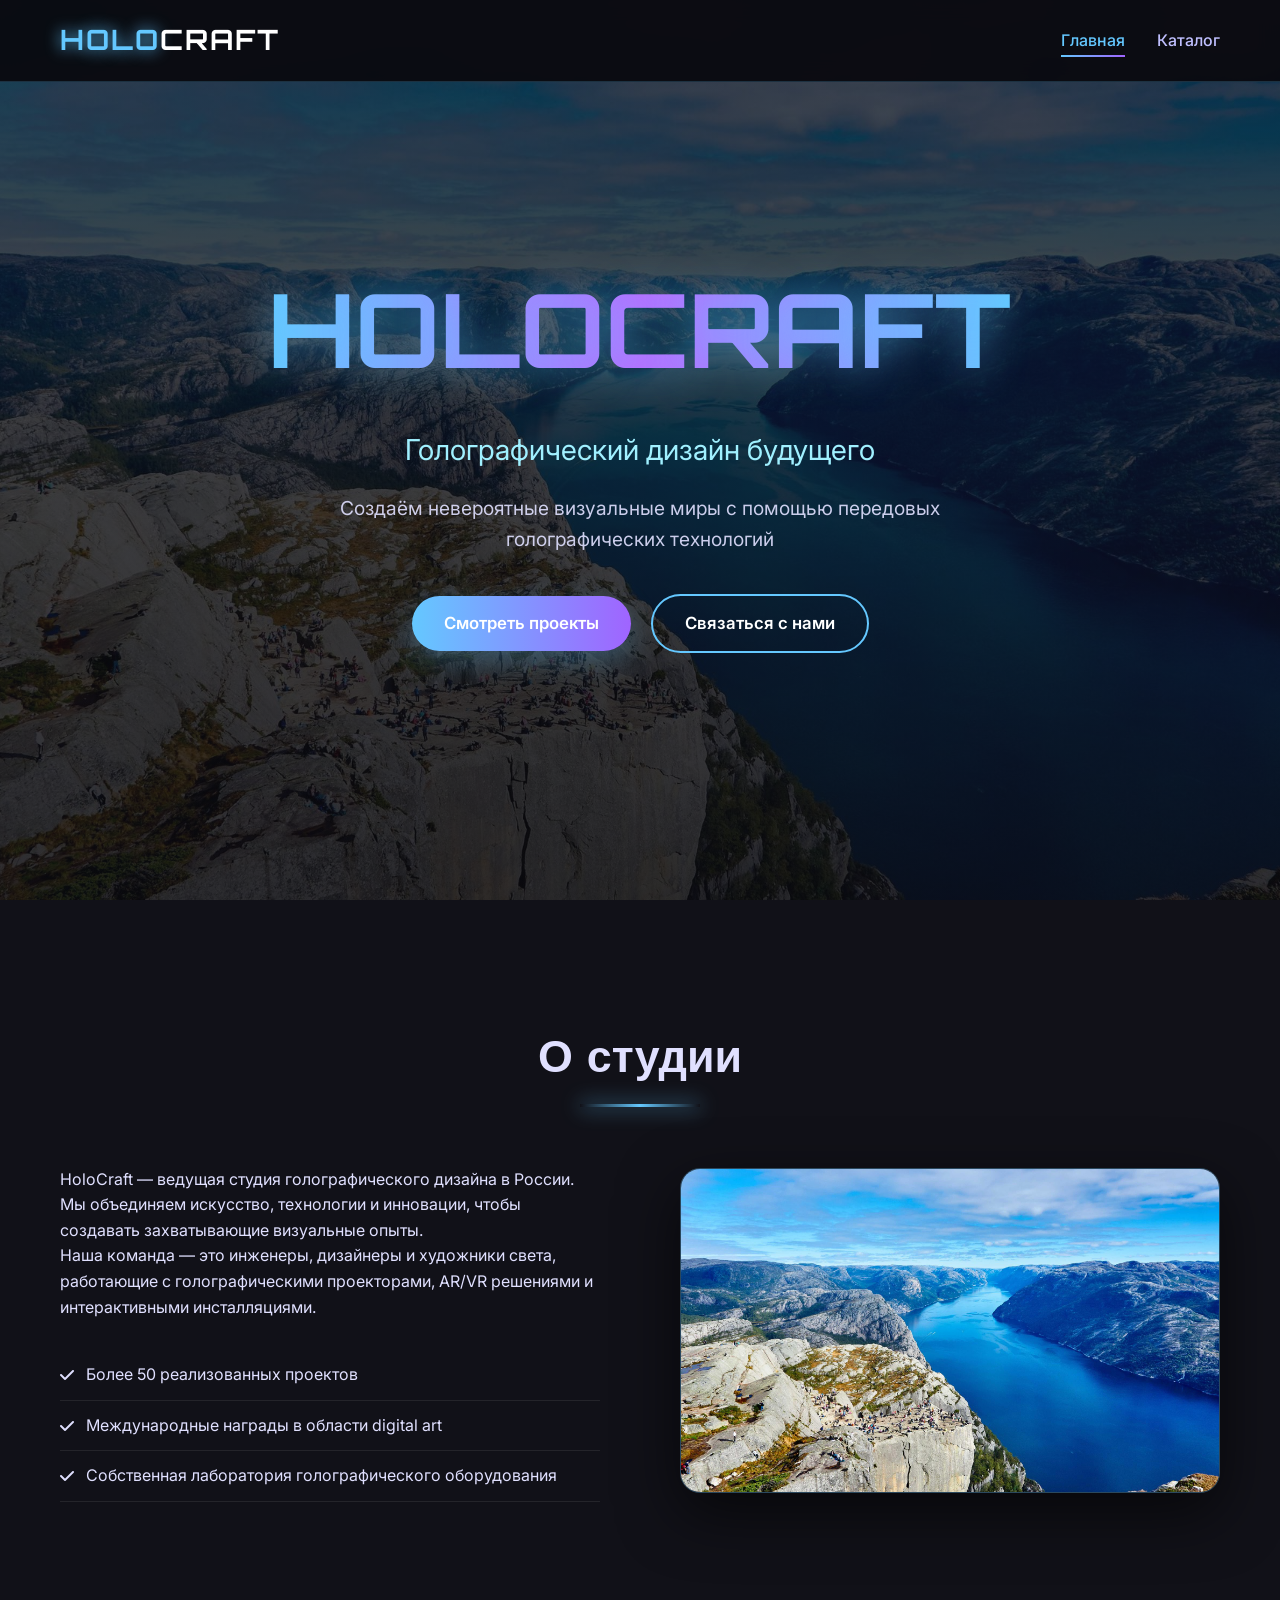
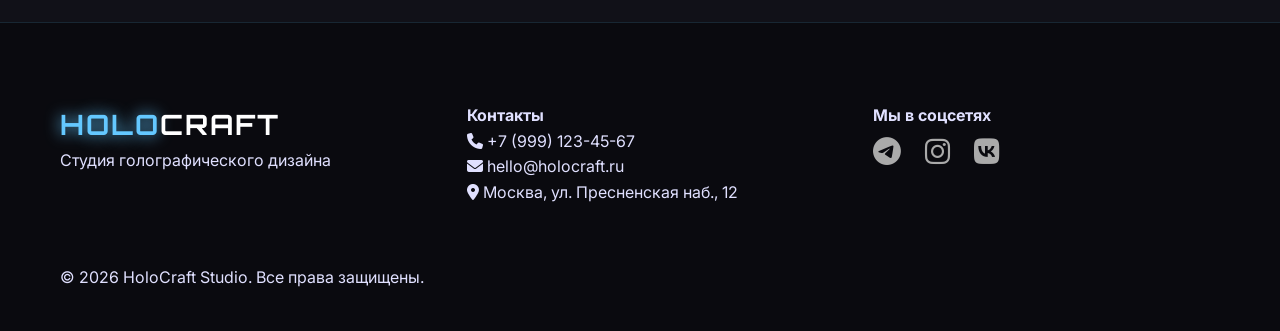
<file: index.html>
<!DOCTYPE html>
<html lang="ru">
<head>
    <meta charset="UTF-8">
    <meta name="viewport" content="width=device-width, initial-scale=1.0">
    <title>HoloCraft — Студия Голографического Дизайна</title>
    <link rel="stylesheet" href="css/style.css">
    <link href="https://fonts.googleapis.com/css2?family=Orbitron:wght@400;500;700&family=Inter:wght@400;500;600&display=swap" rel="stylesheet">
    <link rel="stylesheet" href="https://cdnjs.cloudflare.com/ajax/libs/font-awesome/6.5.0/css/all.min.css">
</head>
<body>
    <!-- HEADER -->
    <header class="header">
        <div class="container">
            <div class="header-content">
                <a href="index.html" class="logo">
                    <span class="logo-glow">HOLO</span>CRAFT
                </a>
                
                <nav class="nav">
                    <a href="./index.html" class="nav-link active">Главная</a>
                    <a href="./catalog.html" class="nav-link">Каталог</a>
                </nav>

                <div class="burger">
                    <i class="fas fa-bars"></i>
                </div>
            </div>
        </div>

        <!-- MOBILE MENU -->
        <div class="mobile-menu">
            <a href="index.html" class="nav-link active">Главная</a>
            <a href="catalog.html" class="nav-link">Каталог</a>
        </div>
    </header>

    <!-- HERO -->
    <section class="hero">
        <div class="hero-bg"></div>
        <div class="container hero-content">
            <h1 class="hero-title">HOLO<span class="accent">CRAFT</span></h1>
            <p class="hero-slogan">Голографический дизайн будущего</p>
            <p class="hero-desc">Создаём невероятные визуальные миры с помощью передовых голографических технологий</p>
            <div class="hero-buttons">
                <a href="catalog.html" class="btn btn-primary">Смотреть проекты</a>
                <a href="#" class="btn btn-secondary">Связаться с нами</a>
            </div>
        </div>
    </section>

    <!-- ABOUT -->
    <section class="about">
        <div class="container">
            <div class="section-header">
                <h2>О студии</h2>
                <div class="glow-line"></div>
            </div>
            
            <div class="about-grid">
                <div class="about-text">
                    <p>HoloCraft — ведущая студия голографического дизайна в России. Мы объединяем искусство, технологии и инновации, чтобы создавать захватывающие визуальные опыты.</p>
                    <p>Наша команда — это инженеры, дизайнеры и художники света, работающие с голографическими проекторами, AR/VR решениями и интерактивными инсталляциями.</p>
                    <ul class="about-list">
                        <li><i class="fas fa-check"></i> Более 50 реализованных проектов</li>
                        <li><i class="fas fa-check"></i> Международные награды в области digital art</li>
                        <li><i class="fas fa-check"></i> Собственная лаборатория голографического оборудования</li>
                    </ul>
                </div>
                <div class="about-image">
                    <img src="./images/bg.jpg" alt="Holographic studio">
                </div>
            </div>
        </div>
    </section>

    <!-- FOOTER -->
    <footer class="footer">
        <div class="container">
            <div class="footer-grid">
                <div>
                    <div class="logo footer-logo">
                        <span class="logo-glow">HOLO</span>CRAFT
                    </div>
                    <p>Студия голографического дизайна</p>
                </div>
                <div>
                    <h4>Контакты</h4>
                    <p><i class="fas fa-phone"></i> +7 (999) 123-45-67</p>
                    <p><i class="fas fa-envelope"></i> hello@holocraft.ru</p>
                    <p><i class="fas fa-map-marker-alt"></i> Москва, ул. Пресненская наб., 12</p>
                </div>
                <div>
                    <h4>Мы в соцсетях</h4>
                    <div class="social-links">
                        <a href="#" aria-label="Telegram"><i class="fab fa-telegram-plane"></i></a>
                        <a href="#" aria-label="Instagram"><i class="fab fa-instagram"></i></a>
                        <a href="#" aria-label="VK"><i class="fab fa-vk"></i></a>
                    </div>
                </div>
            </div>
            <div class="copyright">
                © 2026 HoloCraft Studio. Все права защищены.
            </div>
        </div>
    </footer>

    <script src="js/main.js"></script>
</body>
</html>
</file>
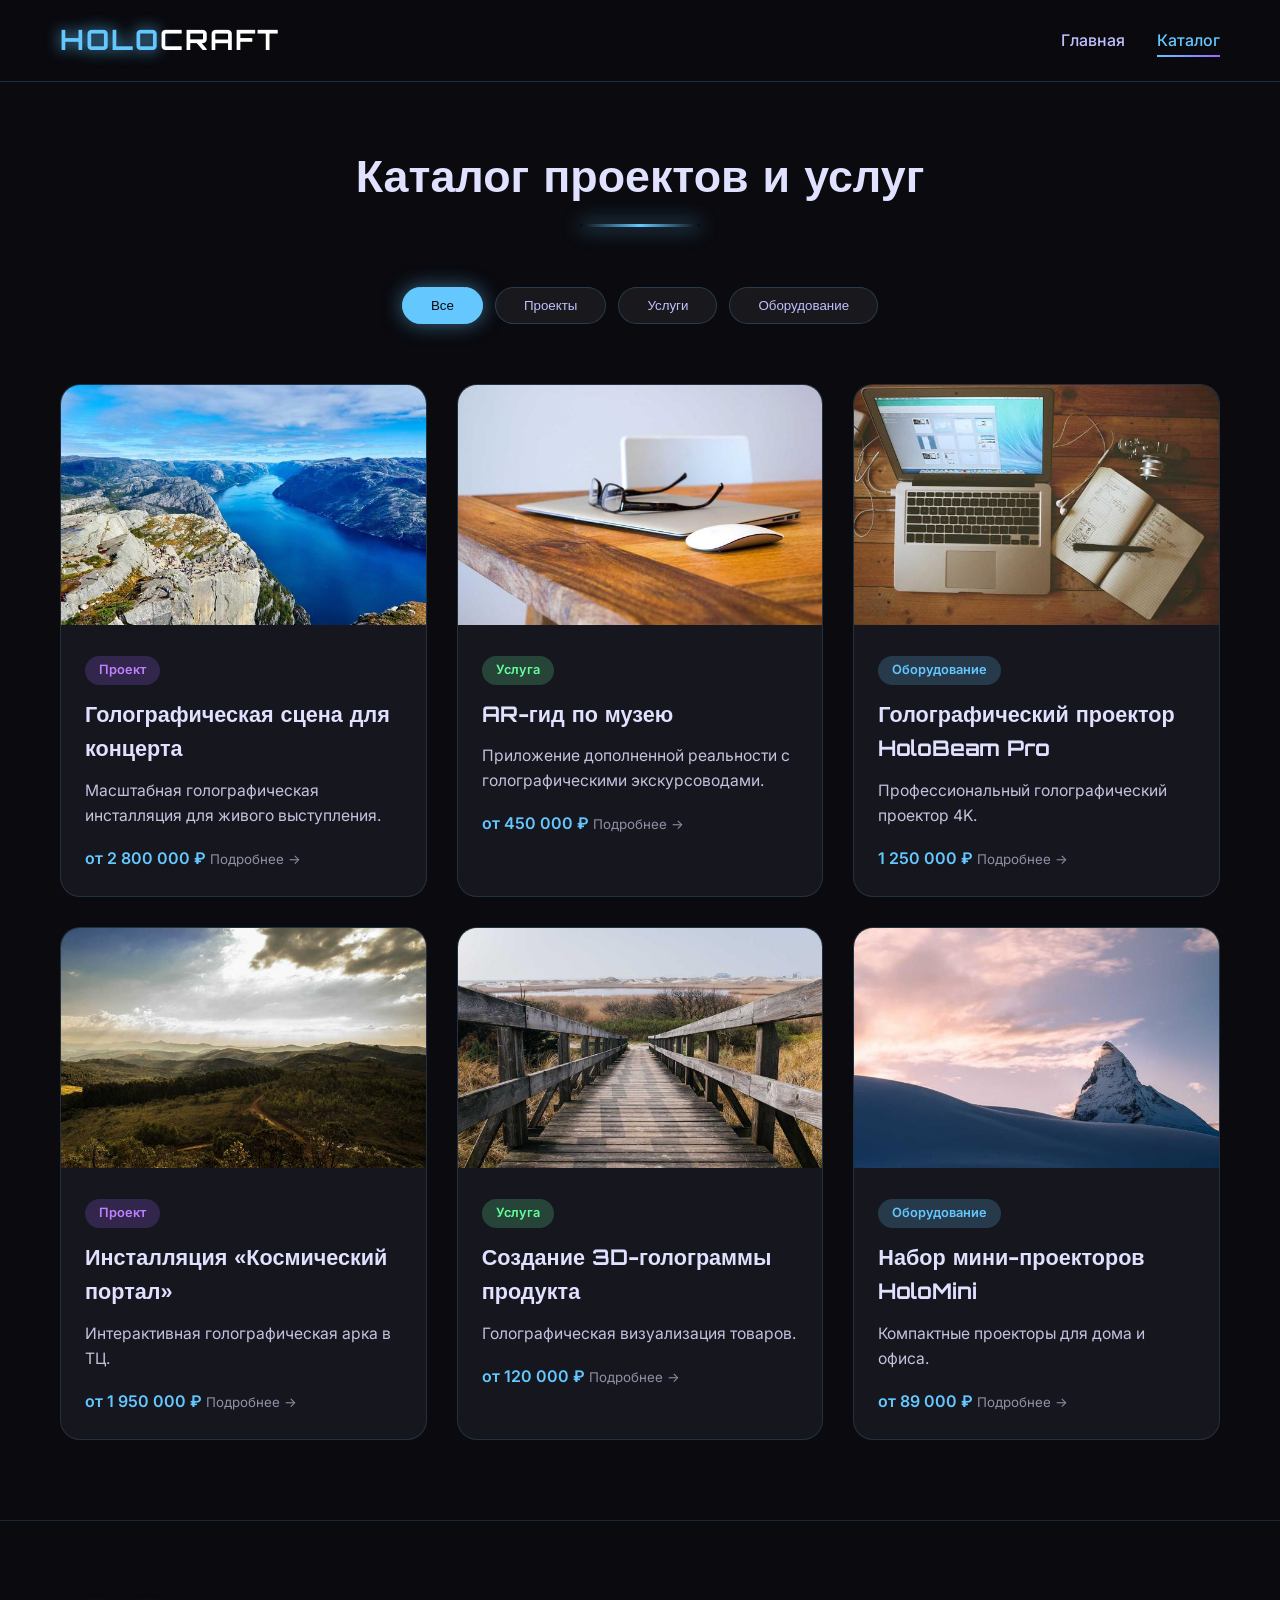
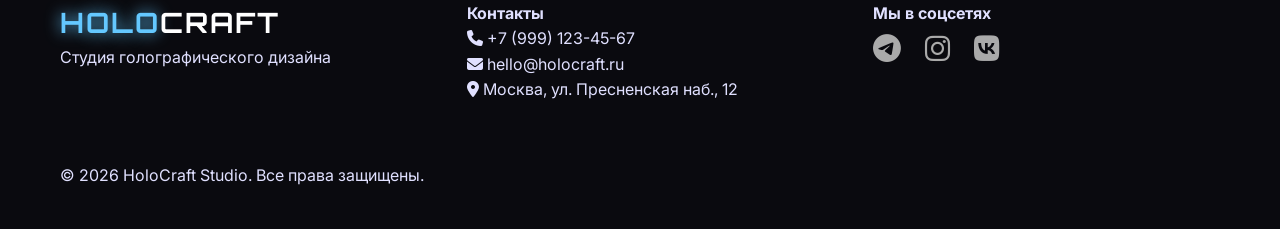
<file: catalog.html>
<!DOCTYPE html>
<html lang="ru">
<head>
    <meta charset="UTF-8">
    <meta name="viewport" content="width=device-width, initial-scale=1.0">
    <title>Каталог — HoloCraft</title>
    <link rel="stylesheet" href="css/style.css">
    <link href="https://fonts.googleapis.com/css2?family=Orbitron:wght@400;500;700&family=Inter:wght@400;500;600&display=swap" rel="stylesheet">
    <link rel="stylesheet" href="https://cdnjs.cloudflare.com/ajax/libs/font-awesome/6.5.0/css/all.min.css">
</head>
<body>
    <!-- HEADER -->
    <header class="header">
        <div class="container">
            <div class="header-content">
                <a href="index.html" class="logo">
                    <span class="logo-glow">HOLO</span>CRAFT
                </a>
                
                <nav class="nav">
                    <a href="./index.html" class="nav-link">Главная</a>
                    <a href="./catalog.html" class="nav-link active">Каталог</a>
                </nav>

                <div class="burger">
                    <i class="fas fa-bars"></i>
                </div>
            </div>
        </div>

        <div class="mobile-menu">
            <a href="index.html" class="nav-link">Главная</a>
            <a href="catalog.html" class="nav-link active">Каталог</a>
        </div>
    </header>

    <main class="catalog-page">
        <div class="container">
            <div class="section-header">
                <h1>Каталог проектов и услуг</h1>
                <div class="glow-line"></div>
            </div>

            <!-- FILTERS -->
            <div class="filters">
                <button class="filter-btn active" data-category="all">Все</button>
                <button class="filter-btn" data-category="project">Проекты</button>
                <button class="filter-btn" data-category="service">Услуги</button>
                <button class="filter-btn" data-category="equipment">Оборудование</button>
            </div>

            <!-- CARDS GRID -->
            <div class="cards-grid" id="cards-grid">
                <!-- Cards render -->
            </div>
        </div>
    </main>

    <!-- MODAL -->
    <div class="modal" id="modal">
        <div class="modal-content">
            <button class="modal-close" id="modal-close">&times;</button>
            <div class="modal-image" id="modal-image"></div>
            <div class="modal-info">
                <span class="modal-category" id="modal-category"></span>
                <h2 id="modal-title"></h2>
                <p id="modal-desc"></p>
                <div class="modal-price" id="modal-price"></div>
                <button class="btn btn-primary" style="width: 100%; margin-top: 20px;">Заказать похожий проект</button>
            </div>
        </div>
    </div>

    <!-- FOOTER -->
    <footer class="footer">
        <div class="container">
            <div class="footer-grid">
                <div>
                    <div class="logo footer-logo">
                        <span class="logo-glow">HOLO</span>CRAFT
                    </div>
                    <p>Студия голографического дизайна</p>
                </div>
                <div>
                    <h4>Контакты</h4>
                    <p><i class="fas fa-phone"></i> +7 (999) 123-45-67</p>
                    <p><i class="fas fa-envelope"></i> hello@holocraft.ru</p>
                    <p><i class="fas fa-map-marker-alt"></i> Москва, ул. Пресненская наб., 12</p>
                </div>
                <div>
                    <h4>Мы в соцсетях</h4>
                    <div class="social-links">
                        <a href="#" aria-label="Telegram"><i class="fab fa-telegram-plane"></i></a>
                        <a href="#" aria-label="Instagram"><i class="fab fa-instagram"></i></a>
                        <a href="#" aria-label="VK"><i class="fab fa-vk"></i></a>
                    </div>
                </div>
            </div>
            <div class="copyright">
                © 2026 HoloCraft Studio. Все права защищены.
            </div>
        </div>
    </footer>

    <script src="js/main.js"></script>
</body>
</html>
</file>
<file: css/style.css>
* {
    margin: 0;
    padding: 0;
    box-sizing: border-box;
}

body {
    font-family: 'Inter', sans-serif;
    background: #0a0a0f;
    color: #e0e0ff;
    line-height: 1.6;
    overflow-x: hidden;
}

.container {
    max-width: 1200px;
    margin: 0 auto;
    padding: 0 20px;
}

.header {
    position: fixed;
    top: 0;
    left: 0;
    right: 0;
    background: rgba(10, 10, 15, 0.95);
    backdrop-filter: blur(10px);
    z-index: 1000;
    border-bottom: 1px solid rgba(100, 200, 255, 0.2);
}

.header-content {
    display: flex;
    align-items: center;
    justify-content: space-between;
    padding: 18px 0;
}

.logo {
    font-family: 'Orbitron', sans-serif;
    font-size: 28px;
    font-weight: 700;
    text-decoration: none;
    color: white;
    letter-spacing: 2px;
}

.logo-glow {
    color: #64c8ff;
    text-shadow: 0 0 15px #64c8ff;
}

.nav {
    display: flex;
    gap: 32px;
}

.nav-link {
    color: #c0c0ff;
    text-decoration: none;
    font-weight: 500;
    transition: all 0.3s ease;
    position: relative;
}

.nav-link:hover,
.nav-link.active {
    color: #64c8ff;
}

.nav-link:after {
    content: '';
    position: absolute;
    width: 0;
    height: 2px;
    bottom: -4px;
    left: 0;
    background: linear-gradient(90deg, #64c8ff, #a064ff);
    transition: width 0.3s ease;
}

.nav-link:hover:after,
.nav-link.active:after {
    width: 100%;
}

.burger {
    display: none;
    font-size: 28px;
    cursor: pointer;
    color: #64c8ff;
    z-index: 1001;
    padding: 5px;
}

.mobile-menu {
    display: none;
    flex-direction: column;
    position: fixed;
    top: 0;
    left: 0;
    width: 100%;
    height: 100vh;
    background: rgba(10, 10, 20, 0.98);
    padding: 100px 30px 40px;
    gap: 25px;
    z-index: 999;
    transform: translateY(-100%);
    transition: transform 0.4s;
    box-shadow: 0 10px 30px rgba(0, 0, 0, 0.6);
}

.mobile-menu.active {
    transform: translateY(0);
}

.mobile-menu .nav-link {
    font-size: 1.4rem;
    padding: 12px 0;
    border-bottom: 1px solid rgba(100, 200, 255, 0.15);
    color: #e0e0ff;
}

.mobile-menu .nav-link:active {
    color: #64c8ff;
}

.hero {
    height: 100vh;
    min-height: 700px;
    position: relative;
    display: flex;
    align-items: center;
    overflow: hidden;
}

.hero-bg {
    position: absolute;
    inset: 0;
    background: linear-gradient(rgba(10, 10, 15, 0.7), rgba(10, 10, 15, 0.85)), url("../images/bg.jpg") center/cover no-repeat;
    z-index: -1;
}

.hero-content {
    text-align: center;
    z-index: 2;
}

.hero-title {
    font-family: 'Orbitron', sans-serif;
    font-size: clamp(3rem, 8vw, 6.5rem);
    font-weight: 700;
    margin-bottom: 16px;
    background: linear-gradient(90deg, #64c8ff, #c064ff, #64c8ff);
    -webkit-background-clip: text;
    -webkit-text-fill-color: transparent;
    text-shadow: 0 0 40px rgba(100, 200, 255, 0.6);
}

.hero-slogan {
    font-size: 1.8rem;
    margin-bottom: 20px;
    color: #a0f0ff;
}

.hero-desc {
    max-width: 600px;
    margin: 0 auto 40px;
    font-size: 1.2rem;
    opacity: 0.9;
}

.btn {
    padding: 14px 32px;
    border-radius: 50px;
    font-weight: 600;
    text-decoration: none;
    display: inline-block;
    transition: all 0.4s;
    cursor: pointer;
    border: none;
    font-size: 1.05rem;
}

.btn-primary {
    background: linear-gradient(90deg, #64c8ff, #a064ff);
    color: white;
    box-shadow: 0 10px 30px rgba(100, 200, 255, 0.3);
}

.btn-primary:hover {
    transform: translateY(-4px) scale(1.05);
    box-shadow: 0 15px 40px rgba(100, 200, 255, 0.5);
}

.btn-secondary {
    background: transparent;
    color: white;
    border: 2px solid #64c8ff;
    margin-left: 16px;
}

.btn-secondary:hover {
    background: rgba(100, 200, 255, 0.1);
    transform: translateY(-4px);
}

.section-header {
    text-align: center;
    margin-bottom: 60px;
}

.section-header h1, .section-header h2 {
    font-family: 'Orbitron', sans-serif;
    font-size: 2.8rem;
    margin-bottom: 12px;
}

.glow-line {
    height: 3px;
    width: 120px;
    margin: 0 auto;
    background: linear-gradient(90deg, transparent, #64c8ff, transparent);
    box-shadow: 0 0 20px #64c8ff;
}

.about {
    padding: 120px 0;
    background: #111118;
}

.about-grid {
    display: grid;
    grid-template-columns: 1fr 1fr;
    gap: 80px;
    align-items: center;
}

.about-image img {
    width: 100%;
    border-radius: 20px;
    box-shadow: 0 20px 60px rgba(0, 0, 0, 0.6);
    border: 1px solid rgba(100, 200, 255, 0.3);
}

.about-list {
    list-style: none;
    margin-top: 30px;
}

.about-list li {
    padding: 12px 0;
    border-bottom: 1px solid rgba(255, 255, 255, 0.08);
    display: flex;
    align-items: center;
    gap: 12px;
}

.catalog-page {
    padding: 140px 0 80px;
}

.filters {
    display: flex;
    justify-content: center;
    gap: 12px;
    flex-wrap: wrap;
    margin-bottom: 60px;
}

.filter-btn {
    padding: 10px 28px;
    background: rgba(255, 255, 255, 0.06);
    border: 1px solid rgba(100, 200, 255, 0.2);
    color: #c0c0ff;
    border-radius: 50px;
    cursor: pointer;
    transition: all 0.3s ease;
}

.filter-btn.active,
.filter-btn:hover {
    background: #64c8ff;
    color: #0a0a0f;
    border-color: #64c8ff;
    box-shadow: 0 0 20px rgba(100, 200, 255, 0.5);
}

.cards-grid {
    display: grid;
    grid-template-columns: repeat(auto-fill, minmax(340px, 1fr));
    gap: 30px;
}

.card {
    background: #16161f;
    border-radius: 20px;
    overflow: hidden;
    transition: all 0.4s;
    border: 1px solid rgba(100, 200, 255, 0.15);
    cursor: pointer;
}

.card:hover {
    transform: translateY(-15px) scale(1.03);
    box-shadow: 0 25px 60px rgba(100, 200, 255, 0.25);
    border-color: #64c8ff;
}

.card img {
    width: 100%;
    height: 240px;
    object-fit: cover;
    transition: transform 0.6s ease;
}

.card:hover img {
    transform: scale(1.1);
}

.card-body {
    padding: 24px;
}

.card-category {
    display: inline-block;
    padding: 4px 14px;
    font-size: 0.8rem;
    border-radius: 30px;
    margin-bottom: 12px;
    font-weight: 600;
}

.card h3 {
    font-family: 'Orbitron', sans-serif;
    margin-bottom: 12px;
    font-size: 1.35rem;
}

.card p {
    opacity: 0.85;
    font-size: 0.98rem;
    margin-bottom: 18px;
}

.modal {
    position: fixed;
    top: 0;
    left: 0;
    width: 100%;
    height: 100%;
    background: rgba(10, 10, 15, 0.92);
    backdrop-filter: blur(12px);
    display: none;
    align-items: center;
    justify-content: center;
    z-index: 2000;
}

.modal-content {
    background: #16161f;
    max-width: 900px;
    width: 90%;
    border-radius: 24px;
    overflow: hidden;
    display: grid;
    grid-template-columns: 1fr 1fr;
    box-shadow: 0 30px 80px rgba(0, 0, 0, 0.7);
}

.modal-image {
    height: 100%;
    background-size: cover;
    background-position: center;
}

.modal-info {
    padding: 40px;
}

.modal-close {
    position: absolute;
    top: 20px;
    right: 30px;
    font-size: 42px;
    background: none;
    border: none;
    color: #aaa;
    cursor: pointer;
    z-index: 10;
}

.footer {
    background: #0a0a0f;
    padding: 80px 0 40px;
    border-top: 1px solid rgba(100, 200, 255, 0.15);
}

.footer-grid {
    display: grid;
    grid-template-columns: repeat(auto-fit, minmax(240px, 1fr));
    gap: 60px;
    margin-bottom: 60px;
}

.social-links a {
    font-size: 1.8rem;
    margin-right: 20px;
    color: #aaa;
    transition: color 0.3s;
}

.social-links a:hover {
    color: #64c8ff;
}

@media (max-width: 768px) {
    .nav {
        display: none;
    }

    .burger {
        display: block;
    }

    .mobile-menu {
        display: flex;
    }

    .about-grid {
        grid-template-columns: 1fr;
        gap: 40px;
    }

    .hero-buttons {
        flex-direction: column;
        align-items: center;
    }

    .btn-secondary {
        margin-left: 0;
        margin-top: 16px;
    }

    .modal-content {
        grid-template-columns: 1fr;
    }

    .modal-image {
        height: 280px;
    }
}
</file>
